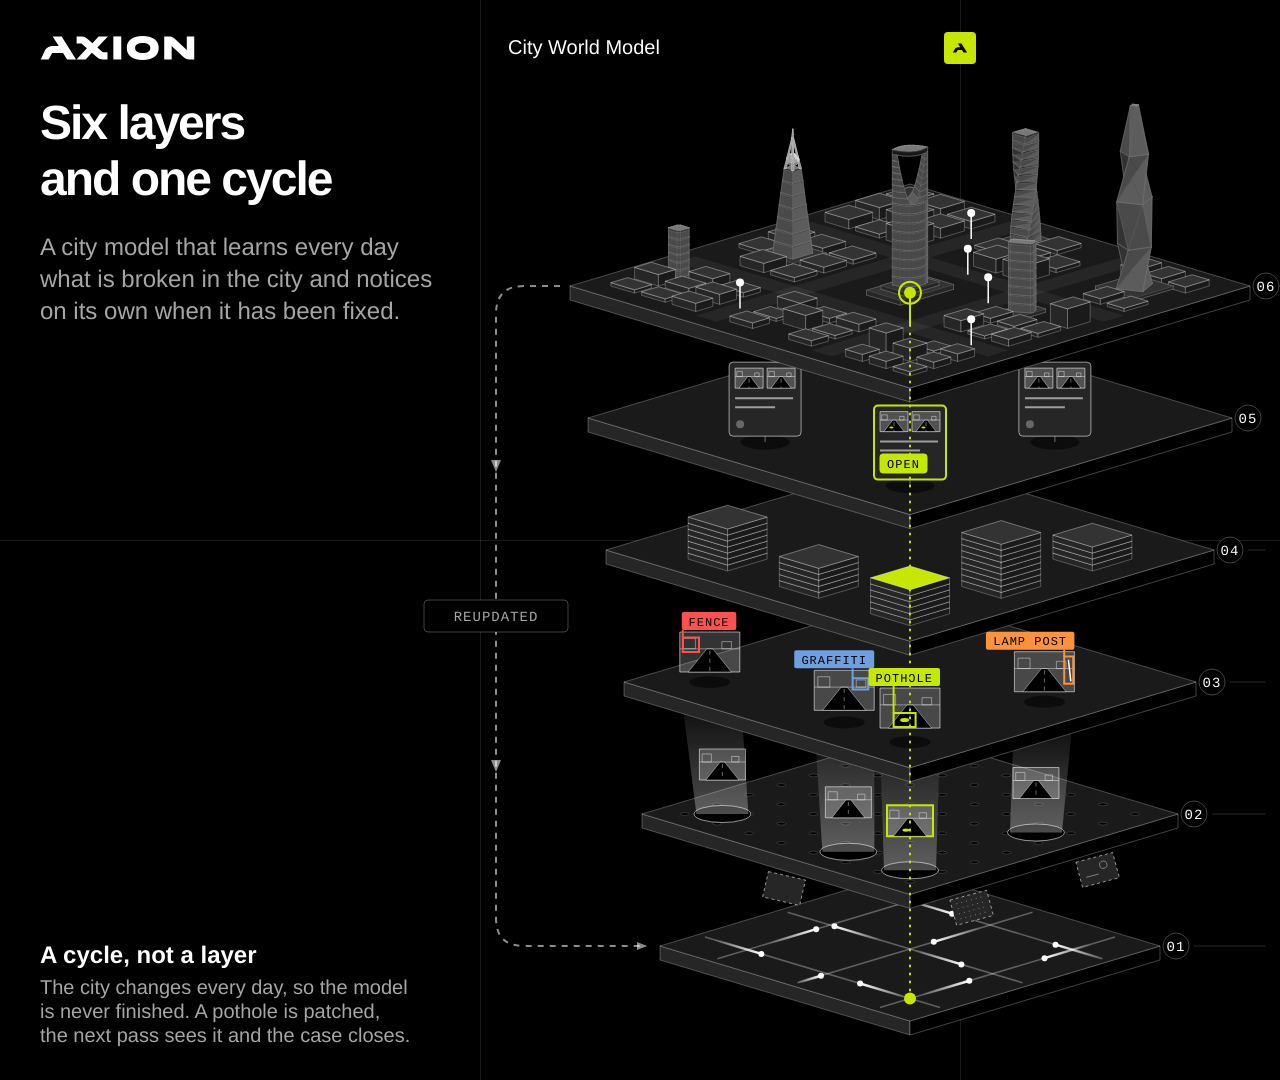
<file: a-core.html>
<!doctype html>
<html lang="en"><head><meta charset="utf-8">
<meta name="viewport" content="width=device-width,initial-scale=1">
<meta name="axion-level" content="25">
<title>City World Model · A · Core</title>
<link rel="stylesheet" href="shared.css">
<style>
.lead { position: absolute; left: 0; top: 0; width: 420px; }
.lead h2 { margin: 0 0 var(--space-24); text-wrap: balance; }
.lead p { margin: 0; font: var(--type-body-md); color: var(--text-secondary); text-wrap: balance; }
.loop-note p { text-wrap: balance; }
.loop-note { position: absolute; left: 0; bottom: 0; width: 400px; }
#rows { left: 1243px; top: 0; width: 597px; height: 100%; }
#rows .n { display: none; }   /* the number already stands on the slab */
.legend { left: 1243px; top: 924px; }
.legend .d2 { display: none; }
.day2 ~ .legend .d1 { display: none; } .day2 ~ .legend .d2 { display: inline; }

.slab { cursor: pointer; transition: transform .35s cubic-bezier(.2,.7,.2,1), opacity .25s ease; }
.slab.active { transform: translateY(-14px); }
.has-active .slab:not(.active) { opacity: .4; }
.top { fill: var(--color-gray-950); stroke: var(--border-strong); stroke-width: 1; }
.side-l { fill: var(--color-gray-900); stroke: var(--border-strong); stroke-width: 1; }
.side-r { fill: var(--color-black); stroke: var(--border-strong); stroke-width: 1; }
.loop { stroke-width: 2; stroke-dasharray: 6 6; animation: run 1.2s linear infinite; }
html.still .loop { animation: none; }
@keyframes run { to { stroke-dashoffset: -12; } }
</style></head>
<body data-theme="dark">
<div class="viewport"><div class="fitbox">
<section class="slide" data-theme="dark" data-family="diagram">
  <div class="decor"></div>
  <header class="nav"><div class="nav-lead"><span class="nav-logo"><i data-logo="wordmark"></i></span><span class="nav-section">City World Model</span></div>
    <span class="nav-mark"><i data-logo="glyph"></i></span><span class="nav-date">November 2026</span></header>
  <div class="safe tight"><div class="stage" id="stage">
    <svg id="art" viewBox="0 0 1840 952" role="img" aria-labelledby="art-t art-d">
      <title id="art-t">City World Model as a stack of six layers</title>
      <desc id="art-d">Frames are captured, sifted, searched for violations, entered in a registry, built into cases and shown on the city twin. The next pass starts the stack again.</desc>
    </svg>
    <div class="lead">
      <h2 class="t-heading-md">Six layers and one cycle</h2>
      <p>A city model that learns every day what is broken in the city and notices on its own when it has been fixed.</p>
    </div>
    <div class="loop-note" id="loopnote"></div>
    <div class="rows" id="rows"></div>
    <div class="legend"><i></i><span class="d1">One pothole, followed through every layer</span><span class="d2">Next pass: the pothole is patched, the case is closed</span></div>
  </div></div>
</section>
</div></div>
<nav class="ctl">
  <a href="a-core-3d.html">A · Core 3D</a><a href="a-core.html" aria-current="page">A · flat</a><a href="b-orbit.html">B · Orbit</a><a href="c-pothole.html">C · One pothole</a><a href="d-realism.html">D · Realism</a>
  <span class="gap"></span><button data-play aria-pressed="false">Play</button>
</nav>
<script src="axion/axion-logo.js"></script>
<script src="shared.js"></script>
<script src="towers.js"></script>
<script>
(function () {
  const { layers, loop, s, h, rng } = CWM;
  const art = document.getElementById('art'), stage = document.getElementById('stage');
  const rnd = rng(11);

  /* geometry: six slabs, the base narrow and the top wide, as in the brief */
  const cx = 870, ratio = 0.30, step = 132, topY = 190, thick = 14;
  const G = layers.map(function (_, i) { const W = 500 + i * 36; return { i: i, W: W, H: W * ratio, cy: topY + (5 - i) * step }; });
  const proj = function (g, x, y, lift) { return [cx + (x - y) / 100 * g.W / 2, g.cy - g.H / 2 + (x + y) / 100 * g.H / 2 - (lift || 0)]; };
  const pts = function (a) { return a.map(function (p) { return p[0].toFixed(1) + ',' + p[1].toFixed(1); }).join(' '); };

  /* the loop goes in first, under the slabs */
  const defs = s('defs', {}, art);
  const bg = s('linearGradient', { id: 'beam', x1: 0, y1: 1, x2: 0, y2: 0 }, defs);
  s('stop', { offset: 0, class: 'beam-a' }, bg); s('stop', { offset: 1, class: 'beam-b' }, bg);
  const mk = s('marker', { id: 'ah', markerWidth: 10, markerHeight: 8, refX: 9, refY: 4, orient: 'auto', markerUnits: 'userSpaceOnUse' }, defs);
  s('polygon', { points: '0 0, 10 4, 0 8', class: 'edge-head' }, mk);
  const x0 = cx - G[5].W / 2 - 10, y0 = G[5].cy, xl = 456, y1 = G[0].cy, x1 = cx - G[0].W / 2 - 14, R = 28;
  const loopPath = s('path', { class: 'edge loop', 'marker-end': 'url(#ah)',
    d: 'M' + x0 + ' ' + y0 + ' L' + (xl + R) + ' ' + y0 + ' Q' + xl + ' ' + y0 + ' ' + xl + ' ' + (y0 + R) + ' L' + xl + ' ' + (y1 - R) + ' Q' + xl + ' ' + y1 + ' ' + (xl + R) + ' ' + y1 + ' L' + x1 + ' ' + y1 }, art);
  const lc = (y0 + y1) / 2;
  [lc - 150, lc + 150].forEach(function (y) { s('polygon', { class: 'edge-head', points: (xl - 5) + ',' + (y - 6) + ' ' + xl + ',' + (y + 6) + ' ' + (xl + 5) + ',' + (y - 6) }, art); });
  s('rect', { x: xl - 72, y: lc - 16, width: 144, height: 32, rx: 4, class: 'chip' }, art);
  s('text', { x: xl, y: lc + 5, 'text-anchor': 'middle' }, art).textContent = loop.tag;

  const slabs = [], P = [];
  G.forEach(function (g) {
    const T = proj(g, 0, 0), Rv = proj(g, 100, 0), B = proj(g, 100, 100), Lv = proj(g, 0, 100);
    const dn = function (p) { return [p[0], p[1] + thick]; };
    const slab = s('g', { class: 'slab', 'data-i': g.i }, art);
    s('polygon', { class: 'side-l', points: pts([Lv, B, dn(B), dn(Lv)]) }, slab);
    s('polygon', { class: 'side-r', points: pts([B, Rv, dn(Rv), dn(B)]) }, slab);
    s('polygon', { class: 'top', points: pts([T, Rv, B, Lv]) }, slab);
    const flat = function (dy) { return s('g', { transform: 'matrix(' + [g.W / 200, g.H / 200, -g.W / 200, g.H / 200, cx, g.cy - g.H / 2 + (dy || 0)].join(' ') + ')' }, slab); };
    g.slab = slab; g.flat = flat; slabs.push(slab);
    s('line', { class: 'hair', x1: Rv[0] + 34, y1: g.cy, x2: 1226, y2: g.cy }, art);
    s('circle', { class: 'badge', cx: Rv[0] + 16, cy: g.cy, r: 13 }, art);
    s('text', { class: 'badge-n', x: Rv[0] + 16, y: g.cy + 5, 'text-anchor': 'middle' }, art).textContent = layers[g.i].n;
  });
  /* A slab is a shelf. Things stand on it along its two front edges, the lime one at the tip:
     back to front that is V[0], V[6], V[1], V[5], V[2], V[4], V[3]. */
  const V = [[15, 85], [38, 85], [62, 85], [85, 85], [85, 62], [85, 38], [85, 15]], ORDER = [0, 6, 1, 5, 2, 4, 3], TIP = 3;
  const KIND = [{}, { bad: 'black' }, {}, { hole: 1, lime: 1 }, { bad: 'blur' }, {}, { bad: 'sky' }];   // what each frame of the pass shows
  function stand(g, q, w, hh, stem, rot) {
    const c = proj(g, q[0], q[1]), el = s('g', {}, g.slab), x = c[0] - w / 2, y = c[1] - stem - hh;
    s('ellipse', { class: 'foot', cx: c[0], cy: c[1], rx: w * 0.34, ry: w * 0.34 * ratio }, el);
    s('line', { class: 'stem', x1: c[0], y1: c[1], x2: c[0], y2: c[1] - stem }, el);
    const body = s('g', rot ? { transform: 'rotate(' + rot + ' ' + c[0].toFixed(1) + ' ' + (y + hh / 2).toFixed(1) + ')' } : {}, el);
    return { el: body, x: x, y: y, cx: c[0], cy: y + hh / 2, ground: c };
  }
  function isoBox(g, x, y, w, d, z0, z1, cls) {
    const A = function (px, py, l) { return proj(g, px, py, l); }, k = cls || ['b-l', 'b-r', 'b-top'];
    s('polygon', { class: k[0], points: pts([A(x, y + d, z0), A(x + w, y + d, z0), A(x + w, y + d, z1), A(x, y + d, z1)]) }, g.slab);
    s('polygon', { class: k[1], points: pts([A(x + w, y, z0), A(x + w, y + d, z0), A(x + w, y + d, z1), A(x + w, y, z1)]) }, g.slab);
    s('polygon', { class: k[2], points: pts([A(x, y, z1), A(x + w, y, z1), A(x + w, y + d, z1), A(x, y + d, z1)]) }, g.slab);
  }
  function tag(parent, cx, bottom, label, lime) {
    const w = label.length * 8.5 + 14;
    s('rect', { class: lime ? 'p-fill' : 'chip', x: cx - w / 2, y: bottom - 20, width: w, height: 20, rx: 4 }, parent);
    s('text', { class: lime ? 'tiny on-lime' : 'tiny', x: cx, y: bottom - 6, 'text-anchor': 'middle' }, parent).textContent = label;
  }

  /* 01 Capture: just the roads, and the fleet rushing along them like comets */
  (function () {
    const g = G[0], f = g.flat();
    const roads = [[3, 85, 97, 85], [85, 3, 85, 97], [3, 52, 97, 52], [52, 3, 52, 97], [3, 20, 97, 20], [20, 3, 20, 97]];
    roads.forEach(function (q) { s('line', { class: 'road-line', x1: q[0], y1: q[1], x2: q[2], y2: q[3] }, f); });
    [[0, 0.24, 1], [0, 0.66, -1], [1, 0.3, 1], [1, 0.62, -1], [2, 0.2, -1], [2, 0.74, 1], [3, 0.42, 1], [3, 0.9, -1], [4, 0.36, 1], [4, 0.8, -1], [5, 0.14, 1], [5, 0.58, -1]].forEach(function (c, k) {
      const r = roads[c[0]], on = function (q) { q = Math.max(0, Math.min(1, q)); return proj(g, r[0] + (r[2] - r[0]) * q, r[1] + (r[3] - r[1]) * q); };
      const head = on(c[1]), tail = on(c[1] - c[2] * 0.2);
      const gr = s('linearGradient', { id: 'comet' + k, gradientUnits: 'userSpaceOnUse', x1: head[0], y1: head[1], x2: tail[0], y2: tail[1] }, defs);
      s('stop', { offset: 0, class: 'comet-a' }, gr); s('stop', { offset: 1, class: 'comet-b' }, gr);
      s('line', { class: 'comet', x1: head[0], y1: head[1], x2: tail[0], y2: tail[1], stroke: 'url(#comet' + k + ')' }, g.slab);
      s('circle', { class: 'car', cx: head[0], cy: head[1], r: 3 }, g.slab);
    });
    const c = proj(g, 85, 85); s('circle', { class: 'p-fill', cx: c[0], cy: c[1], r: 6 }, g.slab);
    P.push(c);
  })();

  /* 02 Quality gate: a plate with holes. A good frame goes up through its hole in a beam of light
     towards Detection; black, blurred and sky frames find no hole and stay under the plate */
  (function () {
    const g = G[1], f = g.flat(), above = G[2];
    for (let x = 8; x <= 92; x += 12) for (let y = 8; y <= 92; y += 12) s('circle', { class: 'perf', cx: x, cy: y, r: 1.2 }, f);
    ORDER.forEach(function (i) {
      const c = proj(g, V[i][0], V[i][1]);
      if (KIND[i].bad) {
        const fy = c[1] + 56, stuck = s('g', { transform: 'rotate(' + (i % 2 ? 13 : -15) + ' ' + c[0].toFixed(1) + ' ' + fy.toFixed(1) + ')' }, g.slab);
        CWM.street(stuck, c[0] - 19, fy - 13, 38, 26, { bad: KIND[i].bad, out: 1 });
        return;
      }
      const t = proj(above, V[i][0], V[i][1]), up = 34;
      s('circle', { class: 'hole lit', cx: V[i][0], cy: V[i][1], r: 7.5 }, f);
      s('polygon', { class: 'beam', points: pts([[c[0] - 26, c[1]], [c[0] + 26, c[1]], [t[0] + 30, t[1]], [t[0] - 30, t[1]]]) }, g.slab);
      CWM.street(s('g', {}, g.slab), c[0] - 23, c[1] - up - 31, 46, 31, KIND[i]);
      if (i === TIP) P.push([c[0], c[1] - up - 15.5]);
    });
  })();

  /* 03 Detection: findings the way Command & Control draws them, a coloured box with its name */
  (function () {
    const g = G[2], w = 60, hh = 40;
    const found = { 0: ['Fence', 'det-red', [0.05, 0.14, 0.27, 0.36], 10], 2: ['Graffiti', 'det-blue', [0.64, 0.2, 0.26, 0.28], 12], 3: ['Pothole', 'p', null, 14], 5: ['Lamp post', 'det-orange', [0.83, 0.12, 0.15, 0.68], 10] };   // the last number is the lift: low enough for the name to clear the slab above
    ORDER.forEach(function (i) {
      if (!(i in found)) return;
      const c = proj(g, V[i][0], V[i][1]), q = found[i], lime = i === TIP, x = c[0] - w / 2, y = c[1] - q[3] - hh, el = s('g', {}, g.slab);
      s('ellipse', { class: 'foot', cx: c[0], cy: c[1], rx: w * 0.34, ry: w * 0.34 * ratio }, el);
      const pt = CWM.street(el, x, y, w, hh, lime ? { hole: 1 } : i === 5 ? { lamp: 1 } : {});
      const r = lime ? [pt[0] - 11, pt[1] - 7, 22, 14] : [x + w * q[2][0], y + hh * q[2][1], w * q[2][2], hh * q[2][3]];
      s('rect', { class: 'det ' + q[1], x: r[0], y: r[1], width: r[2], height: r[3] }, el);
      const tw = q[0].length * 8.5 + 12, tx = Math.min(r[0] - 1, x + w - tw), ty = y - 20;
      s('line', { class: 'det ' + q[1], x1: r[0], y1: r[1], x2: r[0], y2: ty + 18 }, el);
      s('rect', { class: lime ? 'p-fill' : 'det-fill ' + q[1], x: tx, y: ty, width: tw, height: 18, rx: 2 }, el);
      s('text', { class: 'tiny on-lime', x: tx + tw / 2, y: ty + 13.5, 'text-anchor': 'middle' }, el).textContent = q[0];
      if (lime) P.push([c[0], y + hh / 2]);
    });
  })();

  /* 04 Asset registry: every finding becomes one record, filed in the stack of its category */
  (function () {
    const g = G[3], th = 6;
    const stacks = [['Fence', 25, 85, 7], ['Advertising', 85, 25, 4], ['Graffiti', 55, 85, 5], ['Lamp post', 85, 55, 9], ['Pothole', 85, 85, 6]];
    stacks.forEach(function (q) {
      const lime = q[0] === 'Pothole';
      for (let m = 0; m < q[3]; m++) isoBox(g, q[1] - 6.5, q[2] - 6.5, 13, 13, m * th, (m + 1) * th, lime && m === q[3] - 1 ? ['b-l', 'b-r', 'b-top p-fill'] : null);
      const c = proj(g, q[1], q[2], q[3] * th);
      if (lime) P.push([c[0], c[1]]);
    });
  })();

  /* 05 Case: a card per violation with the photos as evidence and its status */
  (function () {
    const g = G[4], w = 72, hh = 74;
    [[40, 85, 0], [85, 40, 0], [85, 85, 1]].forEach(function (q) {
      const c = stand(g, q, w, hh, 6), lime = q[2], opt = lime ? { hole: 1 } : {};
      s('rect', { class: lime ? 'card p' : 'card', x: c.x, y: c.y, width: w, height: hh, rx: 4 }, c.el);
      CWM.street(c.el, c.x + 6, c.y + 6, 28, 20, opt); CWM.street(c.el, c.x + 38, c.y + 6, 28, 20, opt);
      for (let k = 0; k < 2; k++) s('line', { class: 'card-ink', x1: c.x + 6, y1: c.y + 36 + k * 9, x2: c.x + w - 8 - k * 18, y2: c.y + 36 + k * 9 }, c.el);
      if (lime) {
        tag(s('g', { class: 'open-only' }, c.el), c.x + 6 + 23.5, c.y + hh - 6, 'Open', true);
        tag(s('g', { class: 'closed-only' }, c.el), c.x + 6 + 32.5, c.y + hh - 6, 'Closed', false);
        P.push([c.cx, c.cy]);
      } else s('circle', { class: 'rec', cx: c.x + 11, cy: c.y + hh - 12, r: 4 }, c.el);
    });
  })();

  /* 06 Digital twin: the whole city, open violations pinned on it, widgets standing on top */
  (function () {
    const g = G[5], f = g.flat();
    [[33, 4, 6, 92], [67, 4, 6, 92], [4, 33, 92, 6], [4, 67, 92, 6]].forEach(function (q) { s('rect', { class: 'road', x: q[0], y: q[1], width: q[2], height: q[3] }, f); });
    /* low-rise blocks, and the glass towers of Riyadh standing among them (models/ksa-towers.mjs, drawn by isomap) */
    const T = window.CWM_TOWERS || {};
    const towers = [['pif', 84.5, 18.5, 9], ['majdoul', 46, 12, 5], ['faisaliah', 18.5, 53, 8], ['kingdom', 53, 53, 11], ['slab-a', 80, 47, 5], ['slab-b', 12, 80, 4]];
    const spans = [[6, 31], [41, 65], [75, 94]], items = [];
    spans.forEach(function (bx) { spans.forEach(function (by) {
      const w = (bx[1] - bx[0] - 4) / 3, d = (by[1] - by[0] - 4) / 3;
      for (let i = 0; i < 3; i++) for (let j = 0; j < 3; j++) {
        const x = bx[0] + i * (w + 2), y = by[0] + j * (d + 2), mx = x + w / 2, my = y + d / 2, lot = rnd(), hh = 3 + rnd() * rnd() * 20;
        if (lot > 0.86 || towers.some(function (q) { return Math.max(Math.abs(q[1] - mx), Math.abs(q[2] - my)) < q[3]; })) continue;
        items.push({ k: mx + my, box: [x, y, w, d, hh] });
      }
    }); });
    towers.forEach(function (q) { if (T[q[0]]) items.push({ k: q[1] + q[2], tower: q }); });
    items.sort(function (a, b) { return a.k - b.k; }).forEach(function (it) {
      if (it.tower) {
        const o = T[it.tower[0]], c = proj(g, it.tower[1], it.tower[2]);
        s('g', { class: 'tower', transform: 'translate(' + (c[0] - o.ax).toFixed(1) + ' ' + (c[1] - o.ay).toFixed(1) + ')' }, g.slab).innerHTML = o.svg;
        return;
      }
      const x = it.box[0], y = it.box[1], w = it.box[2], d = it.box[3], hh = it.box[4];
      const A = function (px, py, l) { return proj(g, px, py, l); };
      s('polygon', { class: 'b-l', points: pts([A(x, y + d), A(x + w, y + d), A(x + w, y + d, hh), A(x, y + d, hh)]) }, g.slab);
      s('polygon', { class: 'b-r', points: pts([A(x + w, y), A(x + w, y + d), A(x + w, y + d, hh), A(x + w, y, hh)]) }, g.slab);
      s('polygon', { class: 'b-top', points: pts([A(x, y, hh), A(x + w, y, hh), A(x + w, y + d, hh), A(x, y + d, hh)]) }, g.slab);
    });
    [[36, 18], [36, 86], [88, 70], [53, 36], [70, 47]].forEach(function (q) {
      const a = proj(g, q[0], q[1]); s('line', { class: 'pin', x1: a[0], y1: a[1], x2: a[0], y2: a[1] - 26 }, g.slab); s('circle', { class: 'pin-dot', cx: a[0], cy: a[1] - 26, r: 4 }, g.slab);
    });
    const a = proj(g, 70, 70);
    const open = s('g', { class: 'open-only' }, g.slab);
    s('line', { class: 'pin p', x1: a[0], y1: a[1], x2: a[0], y2: a[1] - 34 }, open);
    s('circle', { class: 'p-fill', cx: a[0], cy: a[1] - 34, r: 6 }, open);
    s('circle', { class: 'pin p', cx: a[0], cy: a[1] - 34, r: 11 }, open);
    s('ellipse', { class: 'pin closed-only', cx: a[0], cy: a[1], rx: 9, ry: 3.4, 'stroke-dasharray': '2 3' }, g.slab);
    P.push([a[0], a[1]]);
  })();

  /* the pothole thread and the travelling token */
  const thread = s('path', { class: 'thread', d: 'M' + P.map(function (p) { return p[0].toFixed(1) + ' ' + p[1].toFixed(1); }).join(' L') }, art);
  const token = s('circle', { class: 'token', r: 7 }, art);
  const cum = [0]; for (let k = 1; k < P.length; k++) cum.push(cum[k - 1] + Math.hypot(P[k][0] - P[k - 1][0], P[k][1] - P[k - 1][1]));
  let raf = 0;
  function travel(path, from, to, ms) {   // on a timer, so the token keeps moving in a background tab
    clearInterval(raf); const t0 = performance.now(); token.classList.add('on');
    const fr = function () { const q = Math.min(1, (performance.now() - t0) / ms), e = q < .5 ? 2 * q * q : 1 - Math.pow(-2 * q + 2, 2) / 2, p = path.getPointAtLength(from + (to - from) * e);
      token.setAttribute('cx', p.x); token.setAttribute('cy', p.y); if (q >= 1) clearInterval(raf); };
    fr(); raf = setInterval(fr, 33);
  }

  /* copy: the loop note and the six rows, each row level with its slab */
  const note = document.getElementById('loopnote'); note.className = 'loop-note';
  note.innerHTML = '<h3>' + loop.title + '</h3><p>' + loop.text + '</p>';
  let pinned = null;
  function setActive(i) {
    stage.classList.toggle('has-active', i != null);
    slabs.forEach(function (el, k) { el.classList.toggle('active', k === i); });
    rowEls.forEach(function (el, k) { el.classList.toggle('active', k === i); });
  }
  const handlers = {
    onFocus: function (i) { if (!play.on()) setActive(i != null ? i : pinned); },
    onPick: function (i) { play.stop(); pinned = pinned === i ? null : i; setActive(pinned); },
  };
  const rowEls = CWM.rows(document.getElementById('rows'), handlers);
  rowEls.forEach(function (el, i) { el.style.top = (G[i].cy - 16) + 'px'; });
  slabs.forEach(function (el, i) {
    el.addEventListener('mouseenter', function () { handlers.onFocus(i); });
    el.addEventListener('mouseleave', function () { handlers.onFocus(null); });
    el.addEventListener('click', function () { handlers.onPick(i); });
  });

  const STEP = 1500; let dayTimer = 0;   // the day turns on a timer, not on the animation frame, so a hidden tab stays in step
  const play = CWM.player(function (k) {
    clearTimeout(dayTimer);
    if (k == null) { clearInterval(raf); token.classList.remove('on'); art.classList.remove('day2'); pinned = null; setActive(null); return; }
    if (k < 6) { setActive(k); travel(thread, k ? cum[k - 1] : 0, cum[k], k ? 700 : 1); return; }
    setActive(null);
    travel(loopPath, 0, loopPath.getTotalLength(), STEP * 2 - 300);
    dayTimer = setTimeout(function () { art.classList.toggle('day2'); }, STEP * 2 - 300);
  }, STEP);

  (document.fonts ? document.fonts.ready : Promise.resolve()).then(CWM.ready);
})();
</script>
</body></html>
</file>
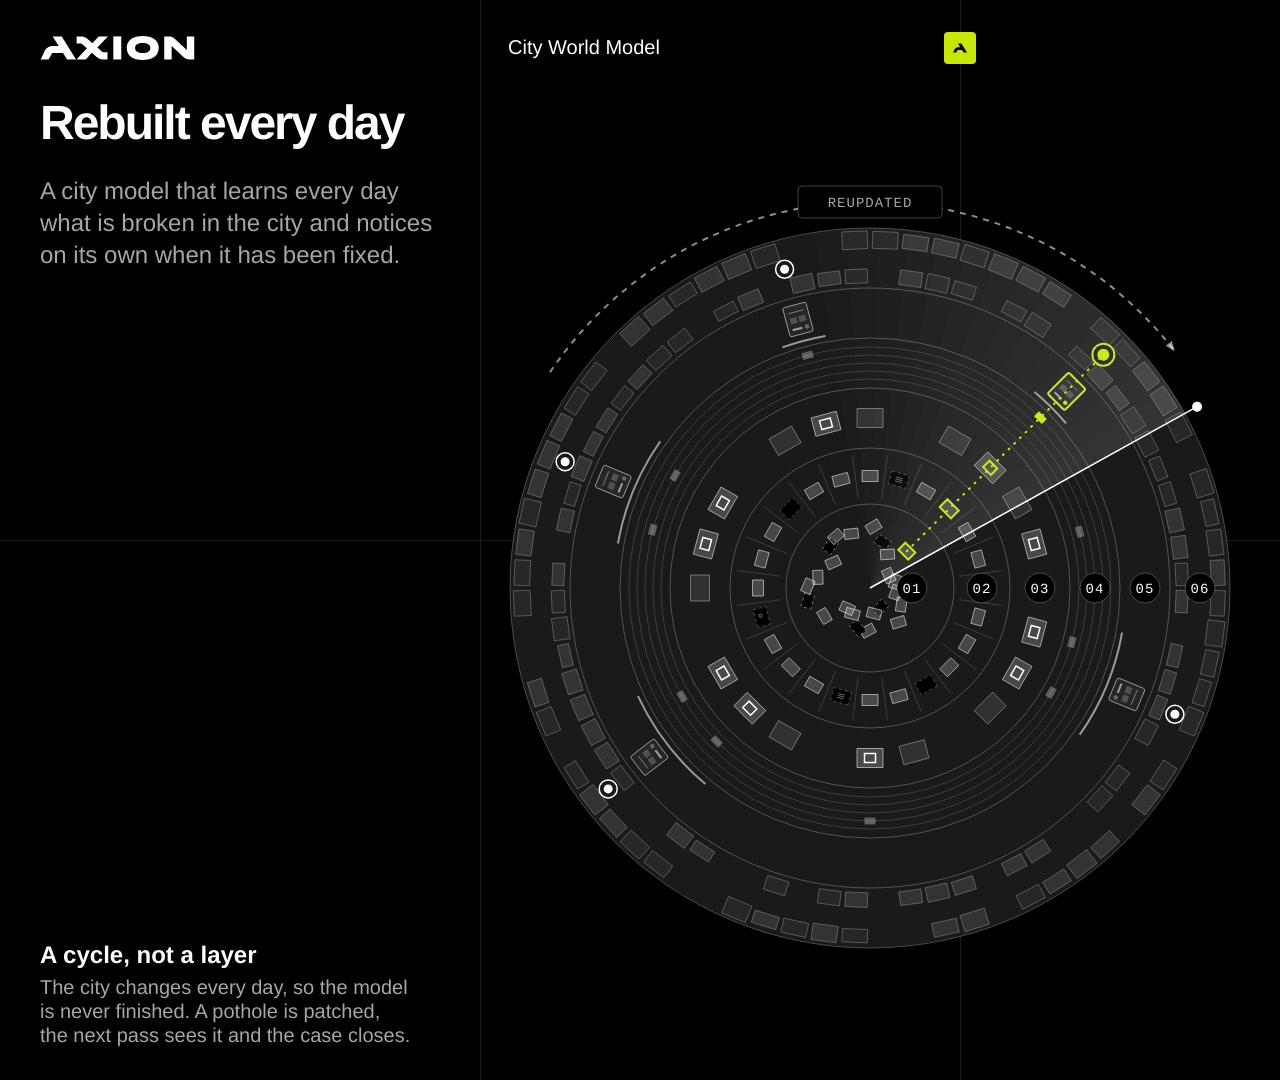
<file: b-orbit.html>
<!doctype html>
<html lang="en"><head><meta charset="utf-8">
<meta name="viewport" content="width=device-width,initial-scale=1">
<meta name="axion-level" content="25">
<title>City World Model · B · Orbit</title>
<link rel="stylesheet" href="shared.css">
<style>
.lead { position: absolute; left: 0; top: 0; width: 420px; }
.lead h2 { margin: 0 0 var(--space-24); text-wrap: balance; }
.lead p { margin: 0; font: var(--type-body-md); color: var(--text-secondary); text-wrap: balance; }
.loop-note { position: absolute; left: 0; bottom: 0; width: 400px; }
.loop-note p { text-wrap: balance; }
#rows { left: 1243px; top: 0; width: 597px; height: 100%; }
.legend { left: 1243px; top: 924px; }
.legend .d2 { display: none; }
.day2 ~ .legend .d1 { display: none; } .day2 ~ .legend .d2 { display: inline; }

.ring { cursor: pointer; transition: opacity .25s ease; }
.has-active .ring:not(.active) { opacity: .35; }
.band { fill: var(--color-gray-950); stroke: var(--border-strong); stroke-width: 1; }
.ring.active .band { stroke: var(--text-primary); }
.track { fill: none; stroke: var(--border-default); stroke-width: 1; }
.case-arc { fill: none; stroke: var(--alpha-white-55); stroke-width: 2; }
.lot { fill: var(--color-gray-800); stroke: var(--alpha-white-25); stroke-width: 1; }
.lot.low { fill: var(--color-gray-900); }
.badge { fill: var(--color-black); stroke: var(--border-strong); stroke-width: 1; }
.stage text.badge-n { fill: var(--text-primary); }
.hand, .thread, .badge-g { pointer-events: none; }
.hand line { stroke: var(--text-primary); stroke-width: 1.5; }
.hand path { fill: var(--text-primary); }
.hand circle { fill: var(--text-primary); }
.turn { stroke-width: 2; stroke-dasharray: 6 6; animation: run 1.2s linear infinite; }
html.still .turn { animation: none; }
@keyframes run { to { stroke-dashoffset: -12; } }
</style></head>
<body data-theme="dark">
<div class="viewport"><div class="fitbox">
<section class="slide" data-theme="dark" data-family="diagram">
  <div class="decor"></div>
  <header class="nav"><div class="nav-lead"><span class="nav-logo"><i data-logo="wordmark"></i></span><span class="nav-section">City World Model</span></div>
    <span class="nav-mark"><i data-logo="glyph"></i></span><span class="nav-date">November 2026</span></header>
  <div class="safe tight"><div class="stage" id="stage">
    <svg id="art" viewBox="0 0 1840 952" role="img" aria-labelledby="art-t art-d">
      <title id="art-t">City World Model as six rings and a turning hand</title>
      <desc id="art-d">Each pass turns once around the city. Along one radius a frame becomes a finding, a record, a case and a pin on the twin. The next turn checks it again.</desc>
    </svg>
    <div class="lead">
      <h2 class="t-heading-md">Rebuilt every day</h2>
      <p>A city model that learns every day what is broken in the city and notices on its own when it has been fixed.</p>
    </div>
    <div class="loop-note" id="loopnote"></div>
    <div class="rows" id="rows"></div>
    <div class="legend"><i></i><span class="d1">One pothole, on one radius through every ring</span><span class="d2">Next pass: the pothole is patched, the case is closed</span></div>
  </div></div>
</section>
</div></div>
<nav class="ctl">
  <a href="a-core-3d.html">A · Core 3D</a><a href="a-core.html">A · flat</a><a href="b-orbit.html" aria-current="page">B · Orbit</a><a href="c-pothole.html">C · One pothole</a><a href="d-realism.html">D · Realism</a>
  <span class="gap"></span><button id="play" aria-pressed="false">Play</button>
</nav>
<script src="axion/axion-logo.js"></script>
<script src="shared.js"></script>
<script>
(function () {
  const { layers, loop, s, rng } = CWM;
  const art = document.getElementById('art'), stage = document.getElementById('stage');
  const rnd = rng(23);
  const cx = 830, cy = 492, N = 24, kP = 21;
  const edge = [0, 84, 140, 200, 250, 300, 360];                  // ring borders, centre outward
  const rad = function (d) { return d * Math.PI / 180; };
  const pol = function (r, d) { return [cx + r * Math.cos(rad(d)), cy + r * Math.sin(rad(d))]; };
  const ang = function (k) { return k * 360 / N; };
  const at = function (r, d, rot) { const p = pol(r, d); return 'translate(' + p[0].toFixed(1) + ' ' + p[1].toFixed(1) + ') rotate(' + (d + 90 + (rot || 0)).toFixed(1) + ')'; };
  const box = function (parent, cls, r, d, w, hh, rot) { return s('rect', { class: cls, x: -w / 2, y: -hh / 2, width: w, height: hh, transform: at(r, d, rot) }, parent); };
  const arc = function (r, a, b) { const p = pol(r, a), q = pol(r, b); return 'M' + p[0].toFixed(1) + ' ' + p[1].toFixed(1) + ' A' + r + ' ' + r + ' 0 ' + ((b - a) > 180 ? 1 : 0) + ' 1 ' + q[0].toFixed(1) + ' ' + q[1].toFixed(1); };

  /* what happens at each place along the pass. Slot 0 is kept clear for the ring numbers */
  const rejected = { 4: 0, 7: 1, 11: 2, 15: 0, 19: 1 };       // black, blurred, sky
  const found = { 1: 0, 2: 0, 6: 3, 9: 1, 10: 1, 13: 2, 14: 2, 17: 4, 21: 4, 23: 1 }; // slot → category track
  const cases = [[1, 2], [9, 10], [13, 14], [17, 17], [21, 21]];

  const defs = s('defs', {}, art);
  const mk = s('marker', { id: 'ah', markerWidth: 10, markerHeight: 8, refX: 9, refY: 4, orient: 'auto', markerUnits: 'userSpaceOnUse' }, defs);
  s('polygon', { points: '0 0, 10 4, 0 8', class: 'edge-head' }, mk);

  /* rings go in from the outside so each smaller one sits on top, like slabs seen from above */
  const rings = [];
  for (let i = 5; i >= 0; i--) {
    const g = s('g', { class: 'ring', 'data-i': i }, art);
    s('circle', { class: 'band', cx: cx, cy: cy, r: edge[i + 1] }, g);
    rings[i] = g;
  }
  const mid = function (i) { return (edge[i] + edge[i + 1]) / 2; };
  const mark = function (parent, kind, r, d) {
    if (kind === 1) for (let m = -1; m <= 1; m++) s('line', { class: 'mark', x1: -3.5, y1: m * 2, x2: 3.5, y2: m * 2, transform: at(r, d) }, parent);
    if (kind === 2) s('circle', { class: 'mark', cx: 1.5, cy: -1, r: 1.6, transform: at(r, d) }, parent);
  };

  for (let k = 1; k < N; k++) {
    const a = ang(k), bad = k in rejected, hit = k in found, isP = k === kP;
    /* 01 Capture: raw frames, scattered */
    const r1 = isP ? 52 : 22 + rnd() * 44, a1 = isP ? a : a + (rnd() - 0.5) * 12;
    box(rings[0], isP ? 'fr p' : bad ? 'fr bad' : 'fr', r1, a1, 14, 10, isP ? 0 : (rnd() - 0.5) * 70);
    /* 02 Quality gate: every frame gets a slot in the sieve, rejected slots stay empty */
    s('line', { class: 'track', x1: pol(edge[1] + 6, a - 7.5)[0], y1: pol(edge[1] + 6, a - 7.5)[1], x2: pol(edge[2] - 6, a - 7.5)[0], y2: pol(edge[2] - 6, a - 7.5)[1] }, rings[1]);
    if (bad) { box(rings[1], 'hole', mid(1), a, 18, 13); mark(rings[1], rejected[k], mid(1), a); continue; }
    box(rings[1], isP ? 'fr p' : 'fr', mid(1), a, 16, 11);
    /* 03 Detection: on some of the frames a finding is boxed */
    box(rings[2], hit ? 'fr' : 'fr plain', mid(2), a, 26, 19);
    if (!hit) continue;
    box(rings[2], isP ? 'find p' : 'find', mid(2), a, 11, 9);
    if (isP) box(rings[2], 'find closed-only', mid(2), a, 11, 9).setAttribute('stroke-dasharray', '2 3');
    /* 04 Asset registry: one record, on the track of its category */
    box(rings[3], isP ? 'p-fill' : 'rec', edge[3] + 9 + found[k] * 8, a, 11, 7);
  }
  s('line', { class: 'track', x1: pol(edge[1] + 6, 352.5)[0], y1: pol(edge[1] + 6, 352.5)[1], x2: pol(edge[2] - 6, 352.5)[0], y2: pol(edge[2] - 6, 352.5)[1] }, rings[1]);
  for (let t = 0; t < 5; t++) s('circle', { class: 'track', cx: cx, cy: cy, r: edge[3] + 9 + t * 8 }, rings[3]).parentNode.insertBefore(rings[3].lastChild, rings[3].children[1]);

  /* 05 Case: neighbouring records are gathered into one story */
  cases.forEach(function (c) {
    const a0 = ang(c[0]), a1 = ang(c[1]), am = (a0 + a1) / 2, isP = c[0] === kP;
    s('path', { class: isP ? 'case-arc p' : 'case-arc', d: arc(edge[4] + 6, a0 - 5, a1 + 5) }, rings[4]);
    const card = s('g', { transform: at(edge[4] + 28, am) }, rings[4]);
    s('rect', { class: isP ? 'card p' : 'card', x: -12, y: -15, width: 24, height: 30, rx: 2 }, card);
    s('line', { class: 'card-ink', x1: -8, y1: 9, x2: 2, y2: 9 }, card);
    s('rect', { class: 'thumb', x: -8, y: -3, width: 7, height: 6 }, card); s('rect', { class: 'thumb', x: 1, y: -3, width: 7, height: 6 }, card);
    s('line', { class: 'mark', x1: -8, y1: -8, x2: 8, y2: -8 }, card);
    if (isP) { s('circle', { class: 'p-fill open-only', cx: 7, cy: 9, r: 2.2 }, card); s('polyline', { class: 'find closed-only', points: '4.5,9 6.5,11 9.5,6.5' }, card); }
    else s('circle', { class: 'rec', cx: 7, cy: 9, r: 2.2 }, card);
    /* 06 Digital twin: the case is a pin on the city */
    const p = pol(edge[5] + 30, am);
    if (isP) {
      const open = s('g', { class: 'open-only' }, rings[5]);
      s('circle', { class: 'p-fill', cx: p[0], cy: p[1], r: 6 }, open); s('circle', { class: 'pin p', cx: p[0], cy: p[1], r: 11 }, open);
      s('circle', { class: 'pin closed-only', cx: p[0], cy: p[1], r: 7, 'stroke-dasharray': '2 3' }, rings[5]);
    } else { s('circle', { class: 'pin-dot', cx: p[0], cy: p[1], r: 4.5 }, rings[5]); s('circle', { class: 'pin', cx: p[0], cy: p[1], r: 9 }, rings[5]); }
  });
  /* the city: two rows of lots around a ring road */
  for (let k = 0; k < 72; k++) [[edge[5] + 12, 16], [edge[5] + 48, 18]].forEach(function (row, j) {
    if (rnd() < 0.2) return;
    const a = (k + 0.5) * 5, w = (row[0] * Math.PI / 36) - 5;
    rings[5].insertBefore(box(rings[5], rnd() < 0.5 ? 'lot' : 'lot low', row[0], a, w, row[1] * (0.7 + rnd() * 0.3)), rings[5].children[1]);
  });
  /* the pothole radius */
  const aP = ang(kP), p0 = pol(52, aP), p1 = pol(edge[5] + 30, aP);
  s('path', { class: 'thread', d: 'M' + p0[0].toFixed(1) + ' ' + p0[1].toFixed(1) + ' L' + p1[0].toFixed(1) + ' ' + p1[1].toFixed(1) }, art);

  /* the hand is the pass: a line with a fading trail of freshly read places behind it */
  const hand = s('g', { class: 'hand' }, art);
  for (let m = 0; m < 14; m++) { const a0 = -(m + 1) * 5, a1 = -m * 5, p = pol(edge[6], a0), q = pol(edge[6], a1);
    s('path', { d: 'M' + cx + ' ' + cy + ' L' + p[0].toFixed(1) + ' ' + p[1].toFixed(1) + ' A' + edge[6] + ' ' + edge[6] + ' 0 0 1 ' + q[0].toFixed(1) + ' ' + q[1].toFixed(1) + ' Z', 'fill-opacity': (0.11 * (1 - m / 14)).toFixed(3) }, hand); }
  s('line', { x1: cx, y1: cy, x2: cx + edge[6] + 14, y2: cy }, hand);
  s('circle', { cx: cx + edge[6] + 14, cy: cy, r: 5 }, hand);
  let theta = aP + 16;
  const turnHand = function () { hand.setAttribute('transform', 'rotate(' + theta.toFixed(2) + ' ' + cx + ' ' + cy + ')'); };
  turnHand();

  /* the direction of the turn, and its name */
  s('path', { class: 'edge turn', 'marker-end': 'url(#ah)', d: arc(edge[6] + 26, 214, 322) }, art);
  const tc = pol(edge[6] + 26, 270);
  s('rect', { x: tc[0] - 72, y: tc[1] - 16, width: 144, height: 32, rx: 4, class: 'chip' }, art);
  s('text', { x: tc[0], y: tc[1] + 5, 'text-anchor': 'middle' }, art).textContent = loop.tag;

  /* ring numbers on the east radius */
  layers.forEach(function (L, i) {
    const x = cx + mid(i), g = s('g', {}, art);
    s('circle', { class: 'badge', cx: x, cy: cy, r: 15 }, g);
    s('text', { class: 'badge-n', x: x, y: cy + 5, 'text-anchor': 'middle' }, g).textContent = L.n;
  });

  /* copy */
  const note = document.getElementById('loopnote');
  note.innerHTML = '<h3>' + loop.title + '</h3><p>' + loop.text + '</p>';
  let pinned = null;
  function setActive(i) {
    stage.classList.toggle('has-active', i != null);
    rings.forEach(function (el, k) { el.classList.toggle('active', k === i); });
    rowEls.forEach(function (el, k) { el.classList.toggle('active', k === i); });
  }
  const handlers = { onFocus: function (i) { setActive(i != null ? i : pinned); }, onPick: function (i) { pinned = pinned === i ? null : i; setActive(pinned); } };
  const rowEls = CWM.rows(document.getElementById('rows'), handlers);
  rowEls.forEach(function (el, i) { el.style.top = (96 + i * 132) + 'px'; });
  rings.forEach(function (el, i) {
    el.addEventListener('mouseenter', function () { handlers.onFocus(i); });
    el.addEventListener('mouseleave', function () { handlers.onFocus(null); });
    el.addEventListener('click', function () { handlers.onPick(i); });
  });

  /* play: the hand turns, and every time it crosses the pothole radius the model there is read again */
  const btn = document.getElementById('play'); let timer = 0, last = 0;   // a timer, not animation frames: the turn keeps going in a background tab
  function frame() {
    const now = performance.now();
    const before = ((theta - aP) % 360 + 360) % 360;
    theta += (now - last) * 360 / 9000; last = now;
    const after = ((theta - aP) % 360 + 360) % 360;
    if (after < before) art.classList.toggle('day2');
    turnHand();
  }
  btn.addEventListener('click', function () {
    const on = btn.getAttribute('aria-pressed') !== 'true';
    btn.setAttribute('aria-pressed', on ? 'true' : 'false');
    clearInterval(timer);
    if (on) { last = performance.now(); timer = setInterval(frame, 33); }
    else { theta = aP + 16; art.classList.remove('day2'); turnHand(); }
  });

  (document.fonts ? document.fonts.ready : Promise.resolve()).then(CWM.ready);
})();
</script>
</body></html>
</file>
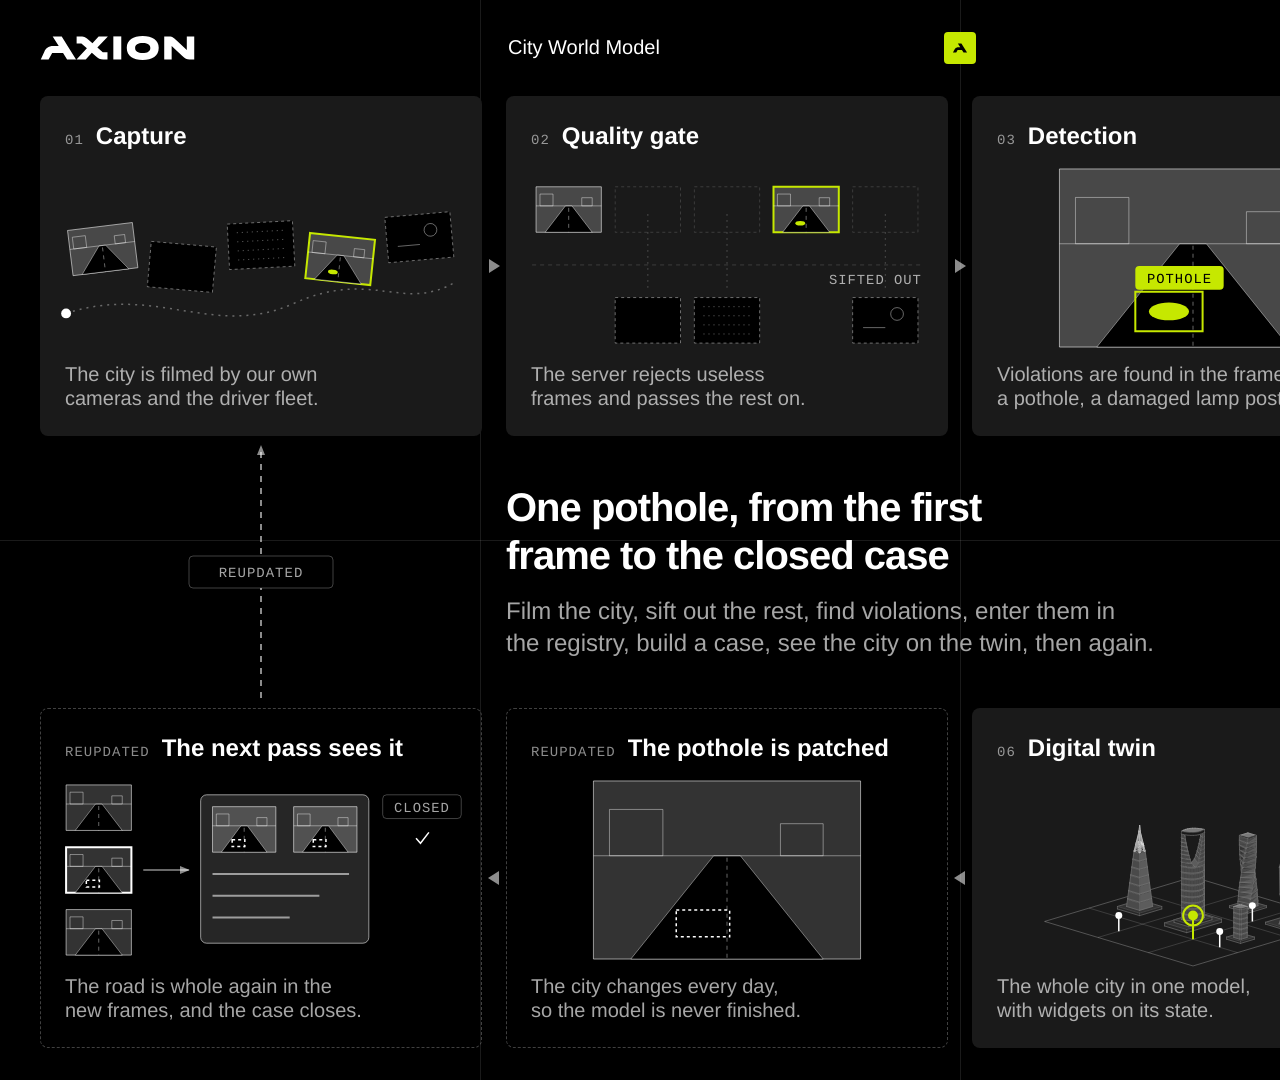
<file: c-pothole.html>
<!doctype html>
<html lang="en"><head><meta charset="utf-8">
<meta name="viewport" content="width=device-width,initial-scale=1">
<meta name="axion-level" content="25">
<title>City World Model · C · One pothole</title>
<link rel="stylesheet" href="shared.css">
<style>
.panel { position: absolute; width: 442px; height: 340px; background: var(--surface-muted); border: 1px solid transparent; border-radius: var(--radius-md);
  padding: var(--space-24); display: flex; flex-direction: column; cursor: pointer; transition: opacity .25s ease, border-color .25s ease; }
.panel.cycle { background: none; border: 1px dashed var(--border-strong); }
.panel .head { display: flex; align-items: baseline; gap: var(--space-12); }
.panel .n { font: var(--type-label-sm); letter-spacing: var(--tracking-label-sm); color: var(--text-muted); text-transform: uppercase; }
.panel .name { font: var(--type-title-sm); }
.panel svg { flex: 1; width: 100%; min-height: 0; margin: var(--space-12) 0; overflow: visible; }
.panel p { margin: 0; font: var(--type-body-sm); color: var(--text-secondary); height: var(--space-48); text-wrap: balance; }
.panel svg text { font: var(--type-label-sm); letter-spacing: var(--tracking-label-sm); text-transform: uppercase; fill: var(--text-secondary); }
.panel svg text.on-lime { fill: var(--brand-on-fill); }
.panel svg text.lime { fill: var(--text-brand); }
.has-active .panel:not(.active) { opacity: .4; }
.panel.active { border-color: var(--text-primary); border-style: solid; }
.centre { position: absolute; left: 466px; top: 364px; width: 908px; height: 224px; display: flex; flex-direction: column; justify-content: center; }
.centre h2 { margin: 0 0 var(--space-16); text-wrap: balance; }
.centre p { margin: 0; font: var(--type-body-md); color: var(--text-secondary); text-wrap: balance; }
.top { fill: var(--color-gray-950); stroke: var(--border-strong); stroke-width: 1; }
.rule { stroke: var(--border-default); stroke-width: 1; }
.back { stroke-dasharray: 6 6; stroke-width: 2; animation: run 1.2s linear infinite; }
html.still .back { animation: none; }
@keyframes run { to { stroke-dashoffset: -12; } }
</style></head>
<body data-theme="dark">
<div class="viewport"><div class="fitbox">
<section class="slide" data-theme="dark" data-family="steps">
  <div class="decor"></div>
  <header class="nav"><div class="nav-lead"><span class="nav-logo"><i data-logo="wordmark"></i></span><span class="nav-section">City World Model</span></div>
    <span class="nav-mark"><i data-logo="glyph"></i></span><span class="nav-date">November 2026</span></header>
  <div class="safe tight"><div class="stage" id="stage">
    <svg id="art" viewBox="0 0 1840 952" aria-hidden="true"></svg>
    <div class="centre">
      <h2 class="t-heading-sm">One pothole, from the first frame to the closed case</h2>
      <p>Film the city, sift out the rest, find violations, enter them in the registry, build a case, see the city on the twin, then again.</p>
    </div>
  </div></div>
</section>
</div></div>
<nav class="ctl">
  <a href="a-core-3d.html">A · Core 3D</a><a href="a-core.html">A · flat</a><a href="b-orbit.html">B · Orbit</a><a href="c-pothole.html" aria-current="page">C · One pothole</a><a href="d-realism.html">D · Realism</a>
  <span class="gap"></span><button data-play aria-pressed="false">Play</button>
</nav>
<script src="axion/axion-logo.js"></script>
<script src="shared.js"></script>
<script src="towers.js"></script>
<script>
(function () {
  const { layers, loop, s, h } = CWM;
  const stage = document.getElementById('stage'), art = document.getElementById('art');
  const X = [0, 466, 932, 1398], TOP = 0, BOT = 612, PW = 442, PH = 340, VW = 394, VH = 188;

  const street = CWM.street;
  function chip(g, x, y, label, cls) {
    const w = label.length * 9.9 + 20;
    s('rect', { class: cls === 'lime' ? 'p-fill' : 'chip', x: x, y: y, width: w, height: 24, rx: 4 }, g);
    s('text', { class: cls === 'lime' ? 'on-lime' : '', x: x + w / 2, y: y + 17, 'text-anchor': 'middle' }, g).textContent = label;
    return w;
  }
  function tick(g, x, y) { s('polyline', { class: 'find', points: (x - 6) + ',' + y + ' ' + (x - 1.5) + ',' + (y + 5) + ' ' + (x + 7) + ',' + (y - 6) }, g); }
  function caseCard(g, x, y, closed) {
    s('rect', { class: closed ? 'card' : 'card p', x: x, y: y, width: 170, height: 150, rx: 6 }, g);
    street(g, x + 12, y + 12, 64, 46, closed ? { patch: 1 } : { hole: 1 }); street(g, x + 94, y + 12, 64, 46, closed ? { patch: 1 } : { hole: 1 });
    for (let k = 0; k < 3; k++) s('line', { class: 'card-ink', x1: x + 12, y1: y + 80 + k * 22, x2: x + 150 - k * 30, y2: y + 80 + k * 22 }, g);
  }

  const draw = [
    /* 01 Capture: one pass down a street is a stream of frames */
    function (g) {
      s('path', { class: 'route', d: 'M0 150 C90 120 150 176 230 140 S340 150 394 118' }, g);
      [[4, 62, -7, {}], [84, 80, 5, { bad: 'black' }], [164, 58, -3, { bad: 'blur' }], [244, 72, 6, { hole: 1, lime: 1 }], [324, 50, -5, { bad: 'sky' }]].forEach(function (q) {
        const f = s('g', { transform: 'rotate(' + q[2] + ' ' + (q[0] + 33) + ' ' + (q[1] + 23) + ')' }, g); street(f, q[0], q[1], 66, 46, q[3]);
      });
      s('circle', { class: 'car', cx: 0, cy: 150, r: 5 }, g);
    },
    /* 02 Quality gate: black, blurred and sky frames stay below the line */
    function (g) {
      s('line', { class: 'rule', x1: 0, y1: 101, x2: VW, y2: 101, 'stroke-dasharray': '4 4' }, g);
      [[4, 22, {}], [84, 134, { bad: 'black' }], [164, 134, { bad: 'blur' }], [244, 22, { hole: 1, lime: 1 }], [324, 134, { bad: 'sky' }]].forEach(function (q) {
        street(g, q[0], q[1], 66, 46, q[2]);
        if (q[2].bad) { s('line', { class: 'mark', x1: q[0] + 33, y1: 50, x2: q[0] + 33, y2: 128, 'stroke-dasharray': '1 5' }, g); s('rect', { class: 'mesh', x: q[0], y: 22, width: 66, height: 46, 'stroke-dasharray': '3 3' }, g); }
      });
      s('text', { x: VW, y: 120, 'text-anchor': 'end' }, g).textContent = 'Sifted out';
    },
    /* 03 Detection: the pothole and a damaged lamp post are boxed on the frame */
    function (g) {
      const p = street(g, 62, 4, 270, 180, { hole: 1, lamp: 1 });
      s('rect', { class: 'find p', x: p[0] - 34, y: p[1] - 20, width: 68, height: 40 }, g);
      chip(g, p[0] - 34, p[1] - 46, 'Pothole', 'lime');
      s('rect', { class: 'find', x: 62 + 270 * 0.86, y: 30, width: 34, height: 118 }, g);
    },
    /* 04 Asset registry: one record per asset, a row per category */
    function (g) {
      [['Fence', 9], ['Lamp post', 13], ['Advertising', 6], ['Graffiti', 11], ['Pothole', 8]].forEach(function (q, k) {
        const y = 6 + k * 37;
        s('text', { x: 0, y: y + 20 }, g).textContent = q[0];
        for (let m = 0; m < q[1]; m++) s('rect', { class: k === 4 && m === q[1] - 1 ? 'p-fill' : 'rec', x: 150 + m * 18, y: y + 8, width: 13, height: 13 }, g);
        if (k < 4) s('line', { class: 'rule', x1: 0, y1: y + 33, x2: VW, y2: y + 33 }, g);
      });
    },
    /* 05 Case: what, where, since which day, photos as evidence */
    function (g) { caseCard(g, 60, 18, false); chip(g, 250, 18, 'Open', 'lime'); s('line', { class: 'lime-line', x1: 230, y1: 30, x2: 250, y2: 30 }, g); },
    /* 06 Digital twin: the case is a pin on the whole city, with widgets on its state */
    function (g) {
      const T = window.CWM_TOWERS || {}, cxp = 197, cyp = 146, W = 300, H = 90, k = 0.66;
      const pr = function (x, y) { return [cxp + ((x - y) / 100) * W / 2, cyp - H / 2 + ((x + y) / 100) * H / 2]; };
      s('polygon', { class: 'top', points: [pr(0, 0), pr(100, 0), pr(100, 100), pr(0, 100)].map(function (p) { return p.join(','); }).join(' ') }, g);
      [[36, 0, 36, 100], [70, 0, 70, 100], [0, 36, 100, 36], [0, 70, 100, 70]].forEach(function (q) { const a = pr(q[0], q[1]), b = pr(q[2], q[3]); s('line', { class: 'rule', x1: a[0], y1: a[1], x2: b[0], y2: b[1] }, g); });
      const items = [['faisaliah', 18, 54], ['kingdom', 53, 53], ['majdoul', 53, 16], ['pif', 86, 20], ['slab-b', 86, 54]].map(function (q) { return { k: q[1] + q[2], tower: q }; })
        .concat([[36, 86], [70, 30], [88, 70]].map(function (q) { return { k: q[0] + q[1], pin: q }; }), [{ k: 140, pin: [70, 70], lime: 1 }]);
      items.sort(function (a, b) { return a.k - b.k; }).forEach(function (it) {
        if (it.tower) { const o = T[it.tower[0]]; if (!o) return; const c = pr(it.tower[1], it.tower[2]);
          s('g', { class: 'tower', transform: 'translate(' + (c[0] - o.ax * k).toFixed(1) + ' ' + (c[1] - o.ay * k).toFixed(1) + ') scale(' + k + ')' }, g).innerHTML = o.svg; return; }
        const c = pr(it.pin[0], it.pin[1]), up = it.lime ? 24 : 16;
        s('line', { class: it.lime ? 'pin p' : 'pin', x1: c[0], y1: c[1], x2: c[0], y2: c[1] - up }, g);
        s('circle', { class: it.lime ? 'p-fill' : 'pin-dot', cx: c[0], cy: c[1] - up, r: it.lime ? 5 : 3.5 }, g);
        if (it.lime) s('circle', { class: 'pin p', cx: c[0], cy: c[1] - up, r: 10 }, g);
      });
    },
    /* the cycle, part one: the road is patched */
    function (g) { street(g, 62, 4, 270, 180, { patch: 1 }); },
    /* the cycle, part two: the next pass sees the patch and the case closes */
    function (g) {
      [[0, 8, {}], [0, 71, { patch: 1, sel: 1 }], [0, 134, {}]].forEach(function (q) { street(g, q[0], q[1], 66, 46, q[2]); });
      s('line', { class: 'edge', x1: 78, y1: 94, x2: 124, y2: 94, 'marker-end': 'url(#ah)' }, g);
      caseCard(g, 136, 18, true); const w = chip(g, 320, 18, 'Closed'); tick(g, 320 + w / 2, 62);
    },
  ];
  const meta = layers.map(function (L) { return { n: L.n, name: L.name, text: L.what }; }).concat([
    { n: loop.tag, name: 'The pothole is patched', text: 'The city changes every day, so the model is never finished.', cycle: 1 },
    { n: loop.tag, name: 'The next pass sees it', text: 'The road is whole again in the new frames, and the case closes.', cycle: 1 },
  ]);
  meta[2].text = 'Violations are found in the frames: a pothole, a damaged lamp post.';
  const place = [[0, TOP], [1, TOP], [2, TOP], [3, TOP], [3, BOT], [2, BOT], [1, BOT], [0, BOT]];

  const panels = meta.map(function (m, i) {
    const p = h('div', 'panel' + (m.cycle ? ' cycle' : ''), '<div class="head"><span class="n">' + m.n + '</span><span class="name">' + m.name + '</span></div><svg viewBox="0 0 ' + VW + ' ' + VH + '"></svg><p>' + m.text + '</p>', stage);
    p.style.left = X[place[i][0]] + 'px'; p.style.top = place[i][1] + 'px';
    draw[i](s('g', {}, p.querySelector('svg')));
    return p;
  });

  /* the circuit: right along the top, down, left along the bottom, and back up to Capture */
  const defs = s('defs', {}, art);
  const mk = s('marker', { id: 'ah', markerWidth: 10, markerHeight: 8, refX: 9, refY: 4, orient: 'auto', markerUnits: 'userSpaceOnUse' }, defs);
  s('polygon', { points: '0 0, 10 4, 0 8', class: 'edge-head' }, mk);
  [454, 920, 1386].forEach(function (x) {
    s('polygon', { class: 'edge-head', points: (x - 5) + ',' + (TOP + PH / 2 - 7) + ' ' + (x + 6) + ',' + (TOP + PH / 2) + ' ' + (x - 5) + ',' + (TOP + PH / 2 + 7) }, art);
    s('polygon', { class: 'edge-head', points: (x + 5) + ',' + (BOT + PH / 2 - 7) + ' ' + (x - 6) + ',' + (BOT + PH / 2) + ' ' + (x + 5) + ',' + (BOT + PH / 2 + 7) }, art);
  });
  s('line', { class: 'edge', x1: X[3] + PW / 2, y1: PH + 10, x2: X[3] + PW / 2, y2: BOT - 10, 'marker-end': 'url(#ah)' }, art);
  s('line', { class: 'edge back', x1: PW / 2, y1: BOT - 10, x2: PW / 2, y2: PH + 10, 'marker-end': 'url(#ah)' }, art);
  s('rect', { class: 'chip', x: PW / 2 - 72, y: (PH + BOT) / 2 - 16, width: 144, height: 32, rx: 4 }, art);
  const t = s('text', { x: PW / 2, y: (PH + BOT) / 2 + 5, 'text-anchor': 'middle' }, art); t.textContent = loop.tag;

  /* focus and play */
  let pinned = null;
  function setActive(i) { stage.classList.toggle('has-active', i != null); panels.forEach(function (el, k) { el.classList.toggle('active', k === i); }); }
  panels.forEach(function (el, i) {
    el.addEventListener('mouseenter', function () { if (!play.on()) setActive(i); });
    el.addEventListener('mouseleave', function () { if (!play.on()) setActive(pinned); });
    el.addEventListener('click', function () { play.stop(); pinned = pinned === i ? null : i; setActive(pinned); });
  });
  const STEP = 1700; let half = 0;
  const play = CWM.player(function (k) {
    clearTimeout(half);
    if (k == null) { pinned = null; setActive(null); return; }
    setActive(k);
    if (k === 6) half = setTimeout(function () { setActive(7); }, STEP);
  }, STEP);

  (document.fonts ? document.fonts.ready : Promise.resolve()).then(CWM.ready);
})();
</script>
</body></html>
</file>
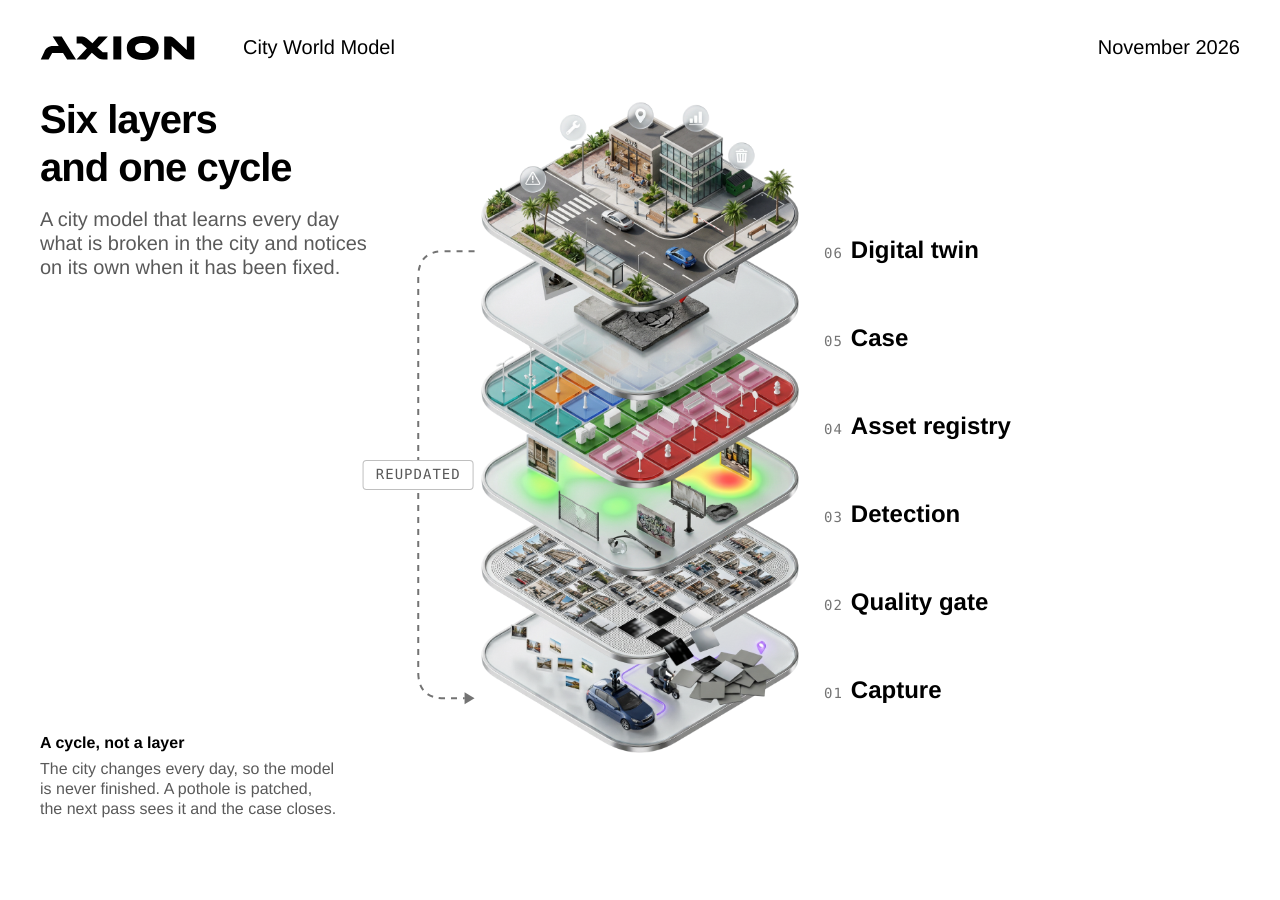
<file: d-realism.html>
<!doctype html>
<html lang="en"><head><meta charset="utf-8">
<meta name="viewport" content="width=device-width,initial-scale=1">
<title>City World Model · D · Realism</title>
<link rel="stylesheet" href="shared.css">
<style>
body { background: var(--background-base); color: var(--text-primary); }
#stage { position: fixed; inset: 0 0 var(--space-48) 0; overflow: hidden; }
#stack img { position: absolute; user-select: none; -webkit-user-drag: none; pointer-events: none; transition: opacity .3s ease, transform .35s cubic-bezier(.2,.7,.2,1); will-change: transform; }
.has-active #stack img:not(.active) { opacity: .28; }
#loop { position: absolute; inset: 0; width: 100%; height: 100%; pointer-events: none; }
#loop path { fill: none; stroke: var(--diagram-edge); stroke-width: 2; stroke-dasharray: 6 6; animation: run 1.2s linear infinite; }
#loop polygon { fill: var(--diagram-edge); }
@keyframes run { to { stroke-dashoffset: -12; } }
.hud { position: fixed; pointer-events: none; zoom: var(--ui, 1); }
.hud.top { left: var(--space-40); right: var(--space-40); top: var(--space-32); height: var(--space-32); display: flex; align-items: center; justify-content: space-between; font: var(--type-body-sm); }
.hud.top .nav-logo svg { width: 155px; height: 24px; }
.hud.lead { left: var(--space-40); top: 96px; width: 400px; }
.hud.lead h1 { margin: 0 0 var(--space-16); font: var(--type-heading-sm); letter-spacing: var(--tracking-heading-sm); text-wrap: balance; }
.hud.lead p { margin: 0; font: var(--type-body-sm); color: var(--text-secondary); text-wrap: balance; }
.hud.note { left: var(--space-40); bottom: 80px; width: 360px; }
.hud.note h3 { margin: 0 0 var(--space-4); font: var(--type-title-xs); }
.hud.note p { margin: 0; font: var(--type-body-xs); color: var(--text-secondary); text-wrap: balance; }
.tagl { position: absolute; cursor: pointer; white-space: nowrap; transform: translate(0, -50%) scale(var(--ui, 1)); transform-origin: left center; transition: opacity .25s ease; }
.tagl .n { font: var(--type-label-sm); letter-spacing: var(--tracking-label-sm); color: var(--text-muted); margin-right: var(--space-8); }
.tagl .name { font: var(--type-title-sm); }
.tagl .what { display: none; font: var(--type-body-sm); color: var(--text-secondary); max-width: 360px; white-space: normal; margin-top: var(--space-4); }
.tagl.active .what { display: block; }
.has-active .tagl:not(.active):not(.loop) { opacity: .4; }
.tagl.loop { transform: translate(-50%, -50%) scale(var(--ui, 1)); transform-origin: center; font: var(--type-label-sm); letter-spacing: var(--tracking-label-sm); text-transform: uppercase; color: var(--text-secondary);
  background: var(--background-base); border: 1px solid var(--border-strong); border-radius: var(--radius-sm); padding: var(--space-4) var(--space-12); pointer-events: none; }
.ctl { background: var(--background-base); }
.ctl label { font: var(--type-label-xs); letter-spacing: var(--tracking-label-xs); text-transform: uppercase; color: var(--text-secondary); display: flex; align-items: center; gap: var(--space-8); }
.ctl input[type=range] { accent-color: var(--text-primary); width: 140px; }
.ctl a[aria-current], .ctl button[aria-pressed="true"] { color: var(--background-base); background: var(--text-primary); border-color: var(--text-primary); }
@media (max-aspect-ratio: 21/20) {
  .hud.lead { width: auto; right: var(--space-40); top: 80px; } .hud.lead p, .hud.note, .hud.top .sec, .hud.top .date { display: none; }
  .tagl .name { font: var(--type-title-xs); } .tagl.active .what { display: none; } .tagl:not(.loop) { background: var(--background-base); padding: 0 var(--space-8); border-radius: var(--radius-sm); }
  .ctl a { display: none; } .ctl input[type=range] { width: 96px; }
}
</style></head>
<body data-theme="light">
<div id="stage"><svg id="loop"><path/><polygon/></svg><div id="stack"></div><div id="tags"></div></div>
<div class="hud top"><span style="display:flex;align-items:center;gap:var(--space-48)"><span class="nav-logo"><i data-logo="wordmark"></i></span><span class="sec">City World Model</span></span><span class="date">November 2026</span></div>
<div class="hud lead"><h1>Six layers and one cycle</h1><p>A city model that learns every day what is broken in the city and notices on its own when it has been fixed.</p></div>
<div class="hud note"><h3 id="nt"></h3><p id="np"></p></div>
<nav class="ctl">
  <a href="a-core-3d.html">A · Core 3D</a><a href="a-core.html">A · flat</a><a href="b-orbit.html">B · Orbit</a><a href="c-pothole.html">C · One pothole</a><a href="d-realism.html" aria-current="page">D · Realism</a>
  <span class="gap"></span><button data-play aria-pressed="false">Play</button>
  <label>Air <input id="air" type="range" min="0.12" max="0.46" step="0.01" value="0.25"></label>
</nav>
<script src="axion/axion-logo.js"></script>
<script src="shared.js"></script>
<script>
(function () {
  const { layers, loop, h } = CWM;
  const files = ['01_capture', '02_quality-gate', '03_detection', '04_asset-registry', '05_case', '06_digital-twin'];
  const stage = document.getElementById('stage'), stack = document.getElementById('stack'), tags = document.getElementById('tags');
  const imgs = files.map(function (f, i) { const im = new Image(); im.src = 'realism/' + f + '.png'; im.alt = layers[i].name; im.style.zIndex = i + 1; stack.appendChild(im); return im; });
  const labels = layers.map(function (L, i) {
    const d = h('div', 'tagl', '<span class="n">' + L.n + '</span><span class="name">' + L.name + '</span><div class="what">' + L.what + '</div>', tags);
    d.addEventListener('mouseenter', function () { focus(i); }); d.addEventListener('mouseleave', function () { focus(null); }); d.addEventListener('click', function () { pick(i); });
    return d;
  });
  const loopTag = h('div', 'tagl loop', loop.tag, tags), path = document.querySelector('#loop path'), head = document.querySelector('#loop polygon');
  document.getElementById('nt').textContent = loop.title; document.getElementById('np').textContent = loop.text;
  const air = document.getElementById('air');
  let geo = null, active = null, pinned = null, par = [0, 0];

  /* the renders are square with the slab across the lower half; `air` is the step between layers as a share of the side */
  function layout() {
    const W = stage.clientWidth, H = stage.clientHeight, wide = W / H > 1.05, a = Number(air.value);
    document.documentElement.style.setProperty('--ui', Math.max(0.5, Math.min(1, W / 1280, H / 700)).toFixed(3));
    const S = Math.min((H - (wide ? 60 : 150)) / (1 + 5 * a), wide ? W * 0.4 : W * 0.96), step = S * a, total = S + 5 * step;
    const cx = W / 2, top = (H - total) / 2 + (wide ? 10 : 50);
    geo = { S: S, step: step, cx: cx, top: top, wide: wide };
    imgs.forEach(function (im, i) { im.style.width = im.style.height = S + 'px'; im.style.left = (cx - S / 2) + 'px'; im.style.top = (top + (5 - i) * step) + 'px'; });
    labels.forEach(function (el, i) { const y = top + (5 - i) * step + S * 0.6;
      el.style.left = (wide ? cx + S * 0.5 + 8 : Math.max(8, cx - S * 0.48)) + 'px'; el.style.top = (wide ? y : y - S * 0.2) + 'px'; });
    const x0 = cx - S * 0.47, y0 = top + S * 0.6, y1 = top + 5 * step + S * 0.62, xl = x0 - Math.min(90, S * 0.16), r = 26;
    path.setAttribute('d', 'M' + x0 + ' ' + y0 + ' L' + (xl + r) + ' ' + y0 + ' Q' + xl + ' ' + y0 + ' ' + xl + ' ' + (y0 + r) + ' L' + xl + ' ' + (y1 - r) + ' Q' + xl + ' ' + y1 + ' ' + (xl + r) + ' ' + y1 + ' L' + (x0 - 10) + ' ' + y1);
    head.setAttribute('points', (x0 - 10) + ',' + (y1 - 6) + ' ' + x0 + ',' + y1 + ' ' + (x0 - 10) + ',' + (y1 + 6));
    loopTag.style.left = xl + 'px'; loopTag.style.top = ((y0 + y1) / 2) + 'px';
    pose();
  }
  /* a little parallax with the pointer, and the active layer lifts */
  function pose() { imgs.forEach(function (im, i) { const d = i - 2.5; im.style.transform = 'translate(' + (par[0] * d * 5).toFixed(1) + 'px,' + (par[1] * d * 4 - (i === active ? geo.S * 0.05 : 0)).toFixed(1) + 'px)'; }); }
  function setActive(i) { active = i; stage.classList.toggle('has-active', i != null); imgs.forEach(function (im, k) { im.classList.toggle('active', k === i); }); labels.forEach(function (el, k) { el.classList.toggle('active', k === i); }); pose(); }
  function focus(i) { if (!play.on()) setActive(i != null ? i : pinned); }
  function pick(i) { play.stop(); pinned = pinned === i ? null : i; setActive(pinned); }
  /* which layer is under the pointer: the slab whose band the pointer is in, nearest by height */
  function under(e) { const r = stage.getBoundingClientRect(), x = e.clientX - r.left, y = e.clientY - r.top; if (Math.abs(x - geo.cx) > geo.S * 0.5) return null;
    let best = null, bd = geo.S * 0.2; imgs.forEach(function (_, i) { const d = Math.abs(y - (geo.top + (5 - i) * geo.step + geo.S * 0.6)); if (d < bd) { bd = d; best = i; } }); return best; }
  stage.addEventListener('mousemove', function (e) { const r = stage.getBoundingClientRect(); par = [(e.clientX - r.left) / r.width - 0.5, (e.clientY - r.top) / r.height - 0.5]; if (!play.on()) setActive((function (u) { return u != null ? u : pinned; })(under(e))); else pose(); });
  stage.addEventListener('mouseleave', function () { par = [0, 0]; focus(null); });
  stage.addEventListener('click', function (e) { const u = under(e); if (u != null) pick(u); });
  const play = CWM.player(function (k) { if (k == null) { pinned = null; setActive(null); return; } setActive(k < 6 ? k : null); }, 1500);
  air.addEventListener('input', layout); addEventListener('resize', layout);
  layout(); document.documentElement.dataset.ready = '1';
})();
</script>
</body></html>
</file>
<file: shared.css>
@import url('axion/axion.css');
html, body { height: 100%; }
body { background: var(--color-black); overflow: hidden; }
.viewport { position: fixed; inset: 0 0 var(--space-48) 0; overflow: hidden; }
.fitbox { position: absolute; left: 50%; top: 50%; width: var(--canvas-deck-width); height: var(--canvas-deck-height); transform: translate(-50%, -50%); transform-origin: center; }
html.still .viewport { position: static; }
html.still .fitbox { position: static; transform: none !important; }
@media print { .viewport { position: static; } .fitbox { position: static; transform: none !important; } }
.stage { position: absolute; inset: 0; }
.stage > svg { position: absolute; inset: 0; width: 100%; height: 100%; overflow: visible; }
.stage text { font: var(--type-label-sm); letter-spacing: var(--tracking-label-sm); text-transform: uppercase; fill: var(--text-secondary); }
svg * { vector-effect: non-scaling-stroke; }
.hair { fill: none; stroke: var(--border-default); stroke-width: 1; }
.edge { fill: none; stroke: var(--diagram-edge); stroke-width: 1.5; }
.edge-head { fill: var(--diagram-edge); }
.lime-line { fill: none; stroke: var(--brand-fill); stroke-width: 2; }
.lime-fill { fill: var(--brand-fill); }
.fr { fill: var(--alpha-white-20); stroke: var(--alpha-white-55); stroke-width: 1; }
.fr.bad { fill: var(--color-black); stroke: var(--alpha-white-40); stroke-dasharray: 3 3; }
.fr.bad.out { fill: var(--color-gray-900); stroke: var(--alpha-white-55); }
.fr.plain { fill: var(--alpha-white-10); stroke: var(--alpha-white-35); }
.mark { fill: none; stroke: var(--alpha-white-40); stroke-width: 1; }
.mesh { fill: none; stroke: var(--border-default); stroke-width: 1; }
.hole { fill: var(--color-black); stroke: var(--alpha-white-25); stroke-width: 1; stroke-dasharray: 3 3; }
.route { fill: none; stroke: var(--alpha-white-35); stroke-width: 1.5; stroke-dasharray: 2 5; }
.car { fill: var(--text-primary); }
.find { fill: none; stroke: var(--text-primary); stroke-width: 1.5; }
.rec { fill: var(--alpha-white-30); }
.base { fill: none; stroke: var(--alpha-white-55); stroke-width: 1.5; }
.card { fill: var(--color-gray-900); stroke: var(--alpha-white-55); stroke-width: 1; }
.card-ink { fill: none; stroke: var(--alpha-white-55); stroke-width: 2; }
.thumb { fill: var(--alpha-white-20); }
.road { fill: var(--alpha-white-5); }
.b-top { fill: var(--color-gray-800); stroke: var(--alpha-white-35); stroke-width: 1; }
.b-l { fill: var(--color-gray-900); stroke: var(--alpha-white-25); stroke-width: 1; }
.b-r { fill: var(--color-gray-950); stroke: var(--alpha-white-25); stroke-width: 1; }
.pin { stroke: var(--text-primary); stroke-width: 1.5; fill: none; }
.pin-dot { fill: var(--text-primary); }
.chip { fill: var(--color-black); stroke: var(--border-strong); stroke-width: 1; }
.chip-pole { stroke: var(--border-strong); stroke-width: 1; }
.p { stroke: var(--brand-fill); stroke-width: 2; stroke-dasharray: none; transition: stroke .4s ease; }
.p-fill { fill: var(--brand-fill); transition: fill .4s ease; }
.thread { fill: none; stroke: var(--brand-fill); stroke-width: 2; stroke-dasharray: 1 7; stroke-linecap: round; transition: stroke .4s ease; }
.token { fill: var(--brand-fill); opacity: 0; transition: opacity .2s ease; }
.token.on { opacity: 1; }
.open-only, .closed-only { transition: opacity .4s ease; }
.closed-only { opacity: 0; }
.day2 .open-only { opacity: 0; }
.day2 .closed-only { opacity: 1; }
.day2 .p { stroke: var(--alpha-white-55); }
.day2 .p-fill { fill: var(--alpha-white-55); }
.day2 .thread { stroke: var(--alpha-white-35); }
.roadway { fill: var(--color-black); stroke: var(--alpha-white-40); stroke-width: 1; }
.fr.sel { stroke: var(--text-primary); stroke-width: 2; }
.hole.lit { stroke: var(--alpha-white-55); stroke-dasharray: none; }
.beam { fill: url(#beam); pointer-events: none; }
.beam-a { stop-color: var(--text-primary); stop-opacity: .3; }
.beam-b { stop-color: var(--text-primary); stop-opacity: 0; }
.road-line { fill: none; stroke: var(--alpha-white-30); stroke-width: 1.5; }
.comet { stroke-width: 2.5; stroke-linecap: round; fill: none; }
.comet-a { stop-color: var(--text-primary); stop-opacity: 1; }
.comet-b { stop-color: var(--text-primary); stop-opacity: 0; }
.det { fill: none; stroke-width: 2; }
.det-red { stroke: var(--color-red-500); } .det-blue { stroke: var(--color-blue-400); } .det-orange { stroke: var(--color-orange-400); }
.det-fill { stroke: none; }
.det-fill.det-red { fill: var(--color-red-500); } .det-fill.det-blue { fill: var(--color-blue-400); } .det-fill.det-orange { fill: var(--color-orange-400); }
.stem { stroke: var(--alpha-white-40); stroke-width: 1; }
.foot { fill: var(--color-black); opacity: .55; }
.perf { fill: var(--color-black); stroke: var(--border-default); stroke-width: 1; }
.cone { fill: var(--alpha-white-10); }
.car-body { fill: var(--text-primary); stroke: var(--color-black); stroke-width: 1; }
.badge { fill: var(--color-black); stroke: var(--border-strong); stroke-width: 1; }
.stage text.badge-n { fill: var(--text-primary); }
.stage text.tiny { font: var(--type-label-xs); letter-spacing: var(--tracking-label-xs); }
.stage text.on-lime { fill: var(--brand-on-fill); }
.g50 { fill: var(--color-gray-50); } .s50 { stroke: var(--color-gray-50); }
.g100 { fill: var(--color-gray-100); } .s100 { stroke: var(--color-gray-100); }
.g200 { fill: var(--color-gray-200); } .s200 { stroke: var(--color-gray-200); }
.g300 { fill: var(--color-gray-300); } .s300 { stroke: var(--color-gray-300); }
.g400 { fill: var(--color-gray-400); } .s400 { stroke: var(--color-gray-400); }
.g500 { fill: var(--color-gray-500); } .s500 { stroke: var(--color-gray-500); }
.g600 { fill: var(--color-gray-600); } .s600 { stroke: var(--color-gray-600); }
.g700 { fill: var(--color-gray-700); } .s700 { stroke: var(--color-gray-700); }
.g800 { fill: var(--color-gray-800); } .s800 { stroke: var(--color-gray-800); }
.g900 { fill: var(--color-gray-900); } .s900 { stroke: var(--color-gray-900); }
.g950 { fill: var(--color-gray-950); } .s950 { stroke: var(--color-gray-950); }
.g1000 { fill: var(--color-black); } .s1000 { stroke: var(--color-black); }
.tower { pointer-events: none; }
.rows { position: absolute; }
.row { position: absolute; left: 0; right: 0; cursor: pointer; transition: opacity .25s ease; }
.row .n { font: var(--type-label-sm); letter-spacing: var(--tracking-label-sm); color: var(--text-muted); display: block; height: var(--space-24); }
.row .name { font: var(--type-title-sm); display: block; }
.row .what { font: var(--type-body-sm); color: var(--text-secondary); display: block; }
.row .ex { font: var(--type-body-xs); color: var(--text-muted); display: block; margin-top: var(--space-4); opacity: 0; transition: opacity .25s ease; }
.row.active .ex { opacity: 1; }
.has-active .row:not(.active) { opacity: .45; }
.loop-note .tag { font: var(--type-label-sm); letter-spacing: var(--tracking-label-sm); text-transform: uppercase; }
.loop-note h3 { font: var(--type-title-sm); margin: var(--space-12) 0 var(--space-4); }
.loop-note p { font: var(--type-body-sm); color: var(--text-secondary); margin: 0; }
.legend { position: absolute; display: flex; align-items: center; gap: var(--space-12); font: var(--type-body-xs); color: var(--text-secondary); }
.legend i { width: var(--space-12); height: var(--space-12); border-radius: 50%; background: var(--brand-fill); flex: none; }
.ctl { position: fixed; left: 0; right: 0; bottom: 0; height: var(--space-48); display: flex; align-items: center; justify-content: center; gap: var(--space-8);
  background: var(--color-black); border-top: 1px solid var(--border-subtle); }
.ctl a, .ctl button { font: var(--type-label-xs); letter-spacing: var(--tracking-label-xs); text-transform: uppercase; color: var(--text-secondary);
  background: none; border: 1px solid var(--border-default); border-radius: var(--radius-sm); padding: var(--space-4) var(--space-12); text-decoration: none; cursor: pointer; white-space: nowrap; flex: none; }
.ctl a[aria-current], .ctl button[aria-pressed="true"] { color: var(--brand-on-fill); background: var(--brand-fill); border-color: var(--brand-fill); }
.ctl .gap { width: var(--space-24); }
html.still .ctl { display: none; }
@media print { .ctl { display: none; } }
@media (prefers-reduced-motion: reduce) { * { transition: none !important; animation: none !important; } }
</file>
